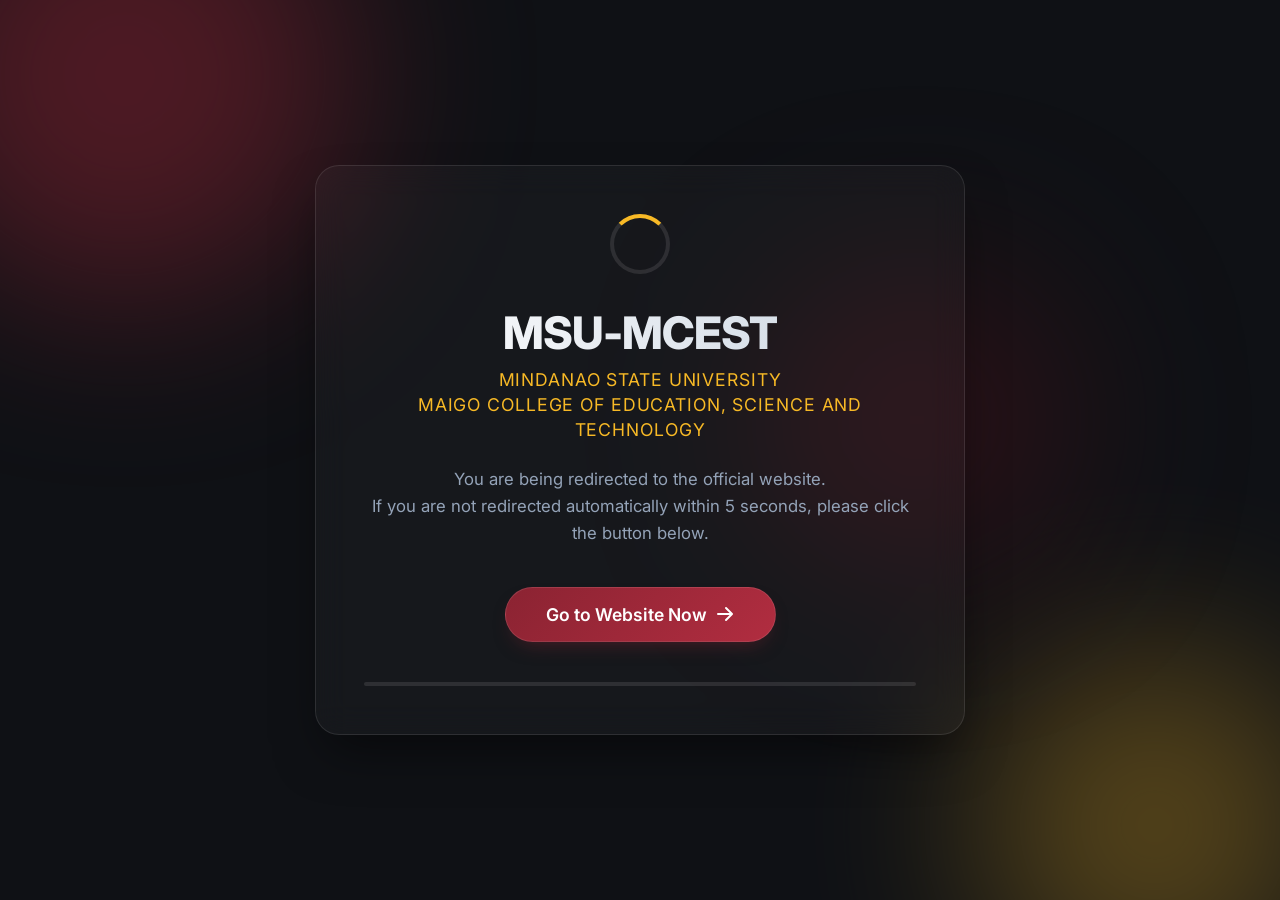
<file: index.html>
<!DOCTYPE html>
<html lang="en">
<head>
    <meta charset="UTF-8">
    <meta name="viewport" content="width=device-width, initial-scale=1.0">
    <title>Redirecting to MSU-MCEST...</title>
    <meta http-equiv="refresh" content="5;url=https://msumcest.edu.ph">
    <link rel="stylesheet" href="style.css">
    <link href="https://fonts.googleapis.com/css2?family=Inter:wght@300;400;600;800&display=swap" rel="stylesheet">
</head>
<body>
    <div class="container">
        <div class="glass-panel">
            <div class="loader-container">
                <div class="spinner"></div>
            </div>
            <h1 class="title">MSU-MCEST</h1>
            <h2 class="subtitle">Mindanao State University<br>Maigo College of Education, Science and Technology</h2>
            <p class="description">
                You are being redirected to the official website.<br>
                If you are not redirected automatically within 5 seconds, please click the button below.
            </p>
            <a href="https://msumcest.edu.ph" class="btn-primary">
                Go to Website Now
                <svg xmlns="http://www.w3.org/2000/svg" class="icon" viewBox="0 0 20 20" fill="currentColor">
                    <path fill-rule="evenodd" d="M10.293 3.293a1 1 0 011.414 0l6 6a1 1 0 010 1.414l-6 6a1 1 0 01-1.414-1.414L14.586 11H3a1 1 0 110-2h11.586l-4.293-4.293a1 1 0 010-1.414z" clip-rule="evenodd" />
                </svg>
            </a>
            
            <div class="progress-container">
                <div class="progress-bar"></div>
            </div>
        </div>
    </div>
    <div class="background-elements">
        <div class="blob blob-1"></div>
        <div class="blob blob-2"></div>
        <div class="blob blob-3"></div>
    </div>
    
    <script>
        const progressBar = document.querySelector('.progress-bar');
        progressBar.style.width = '100%';
        progressBar.style.transition = 'width 5s linear';
        
        void progressBar.offsetWidth;
        
        progressBar.style.width = '0%';
        
        setTimeout(function() {
            window.location.href = "https://msumcest.edu.ph";
        }, 5000);
    </script>
</body>
</html>
</file>
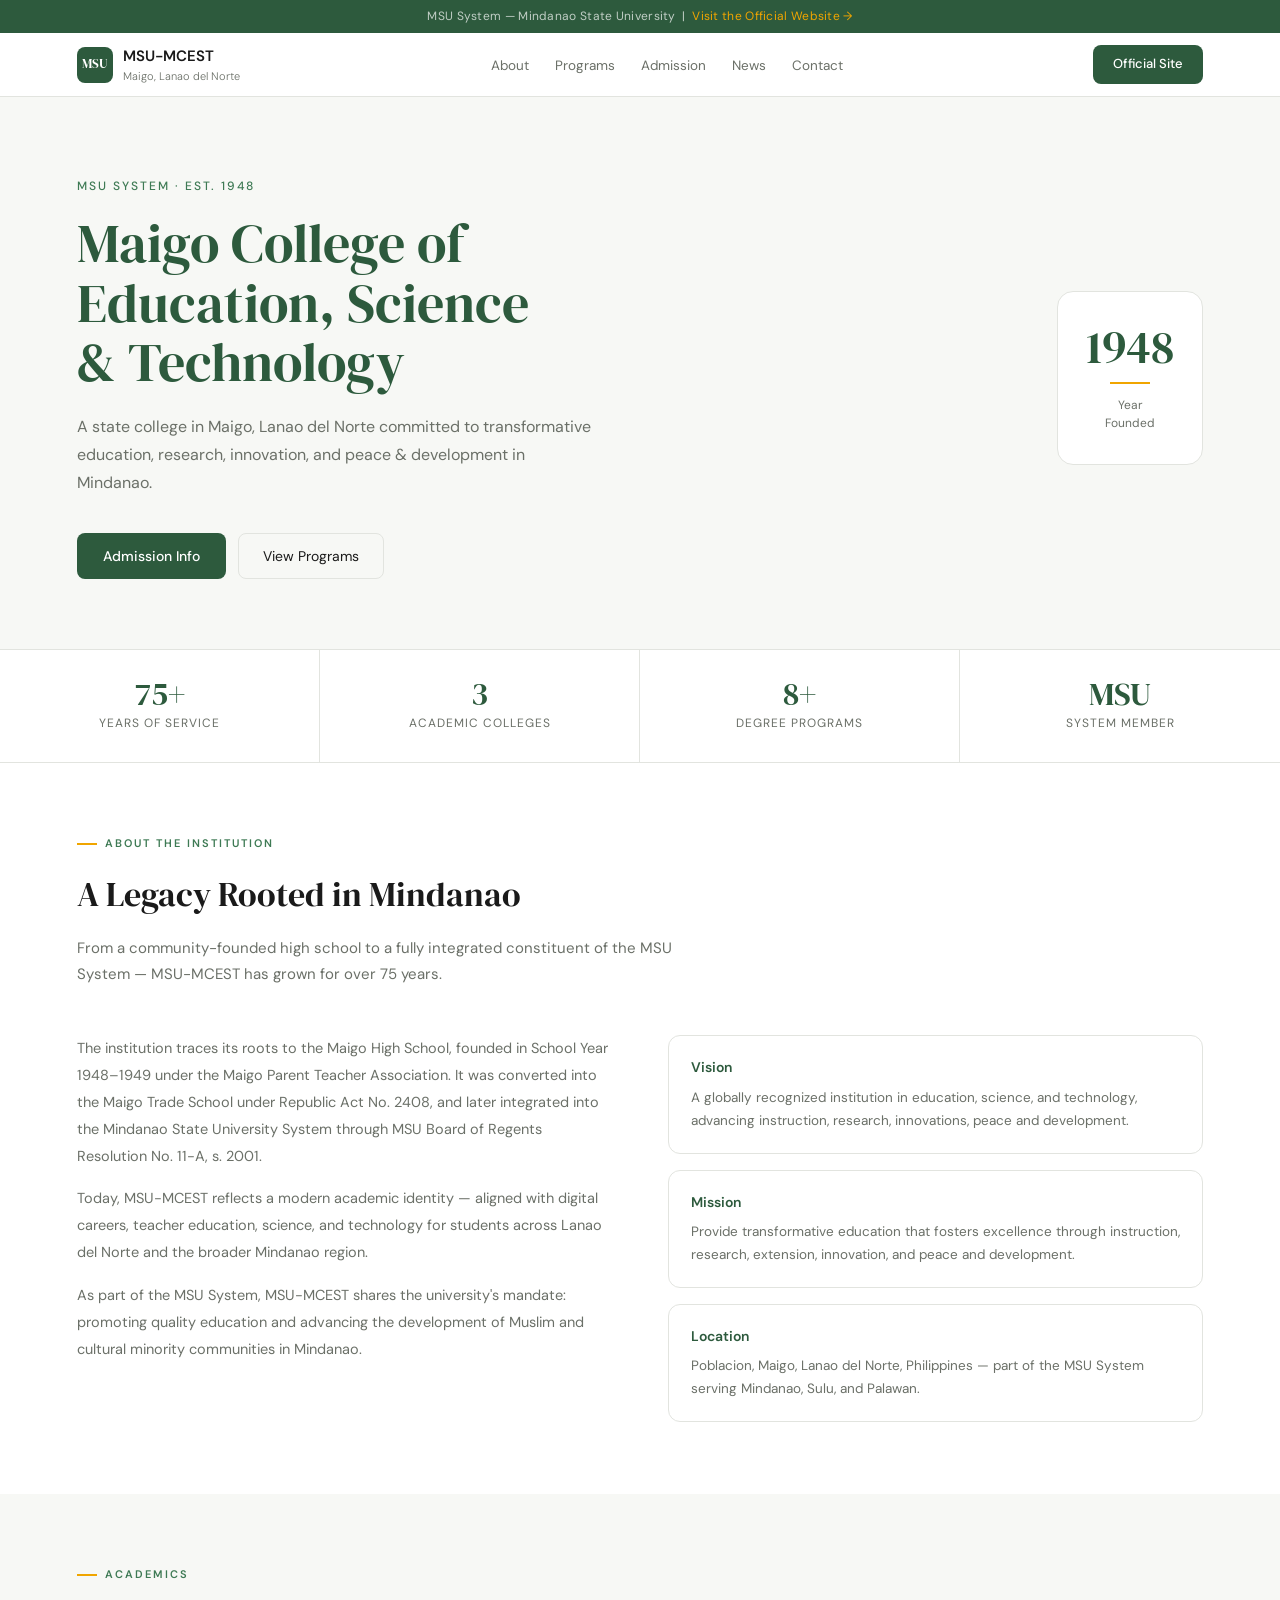
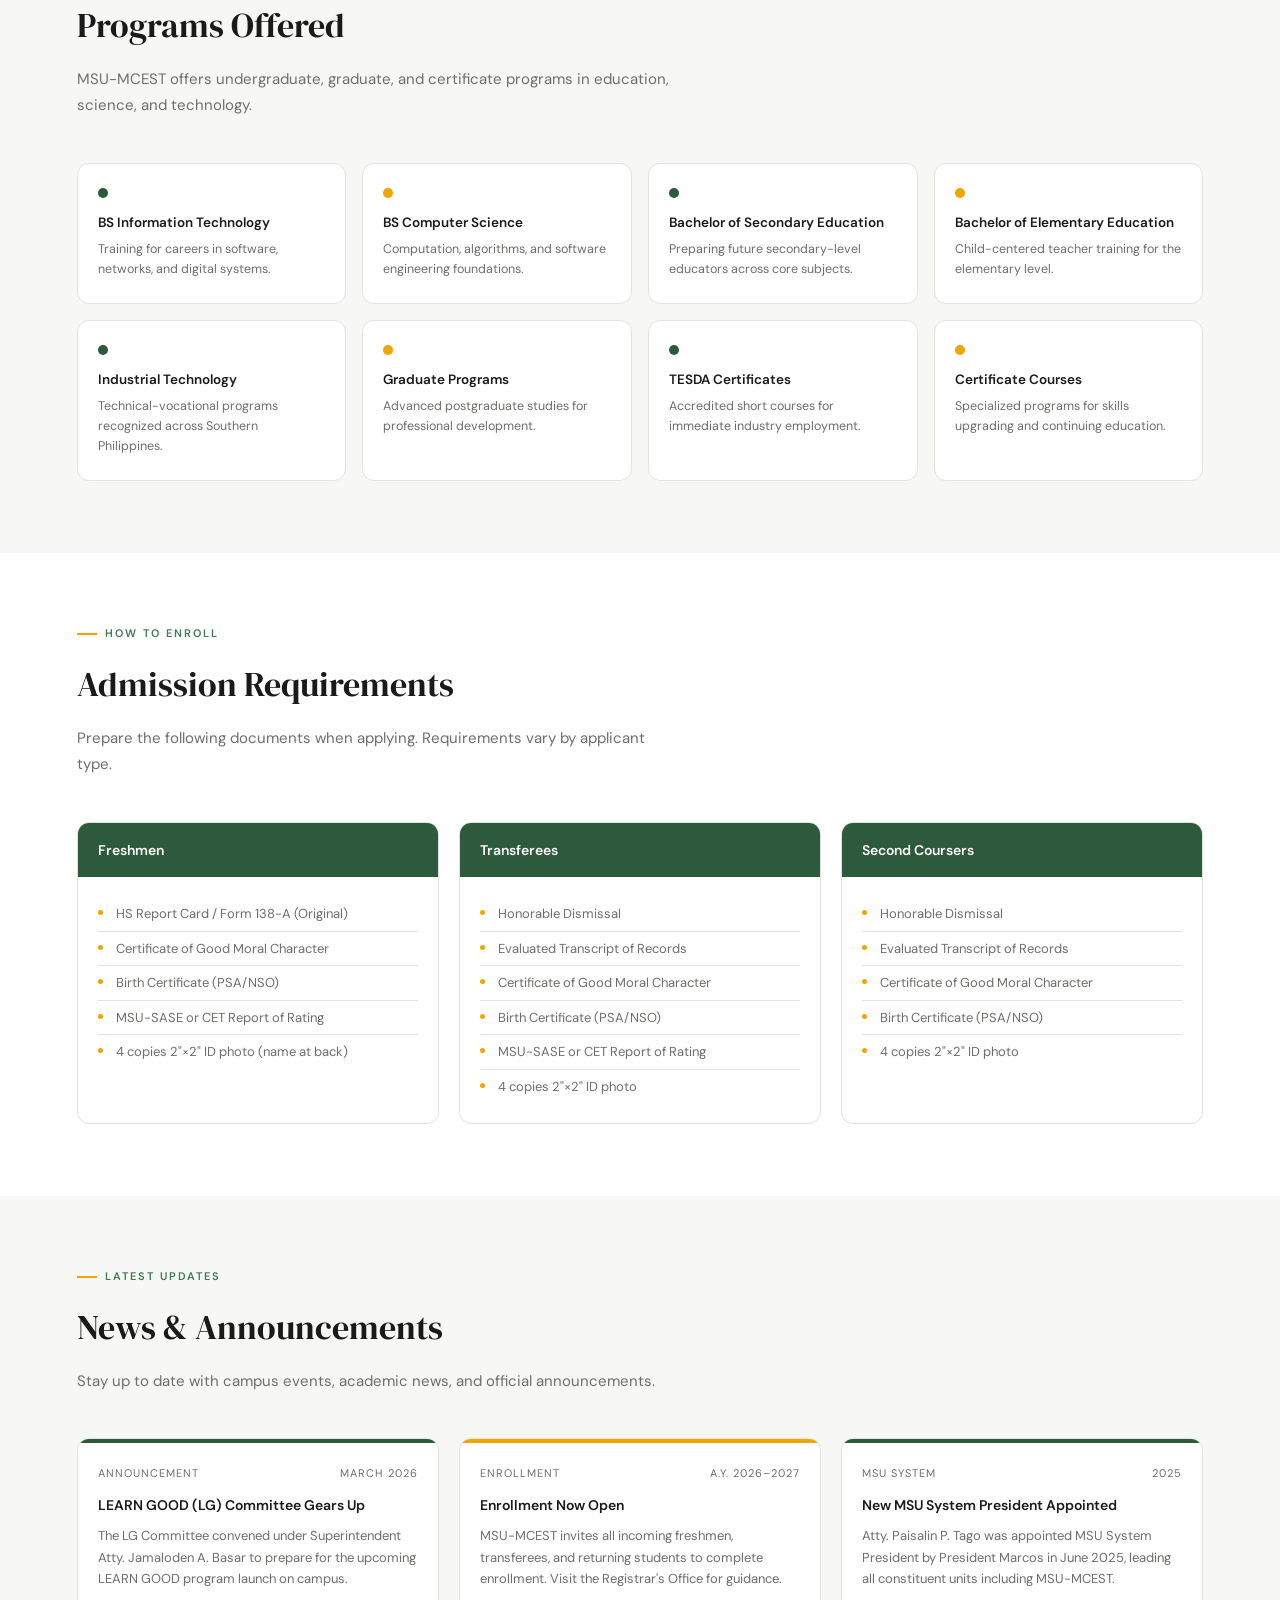
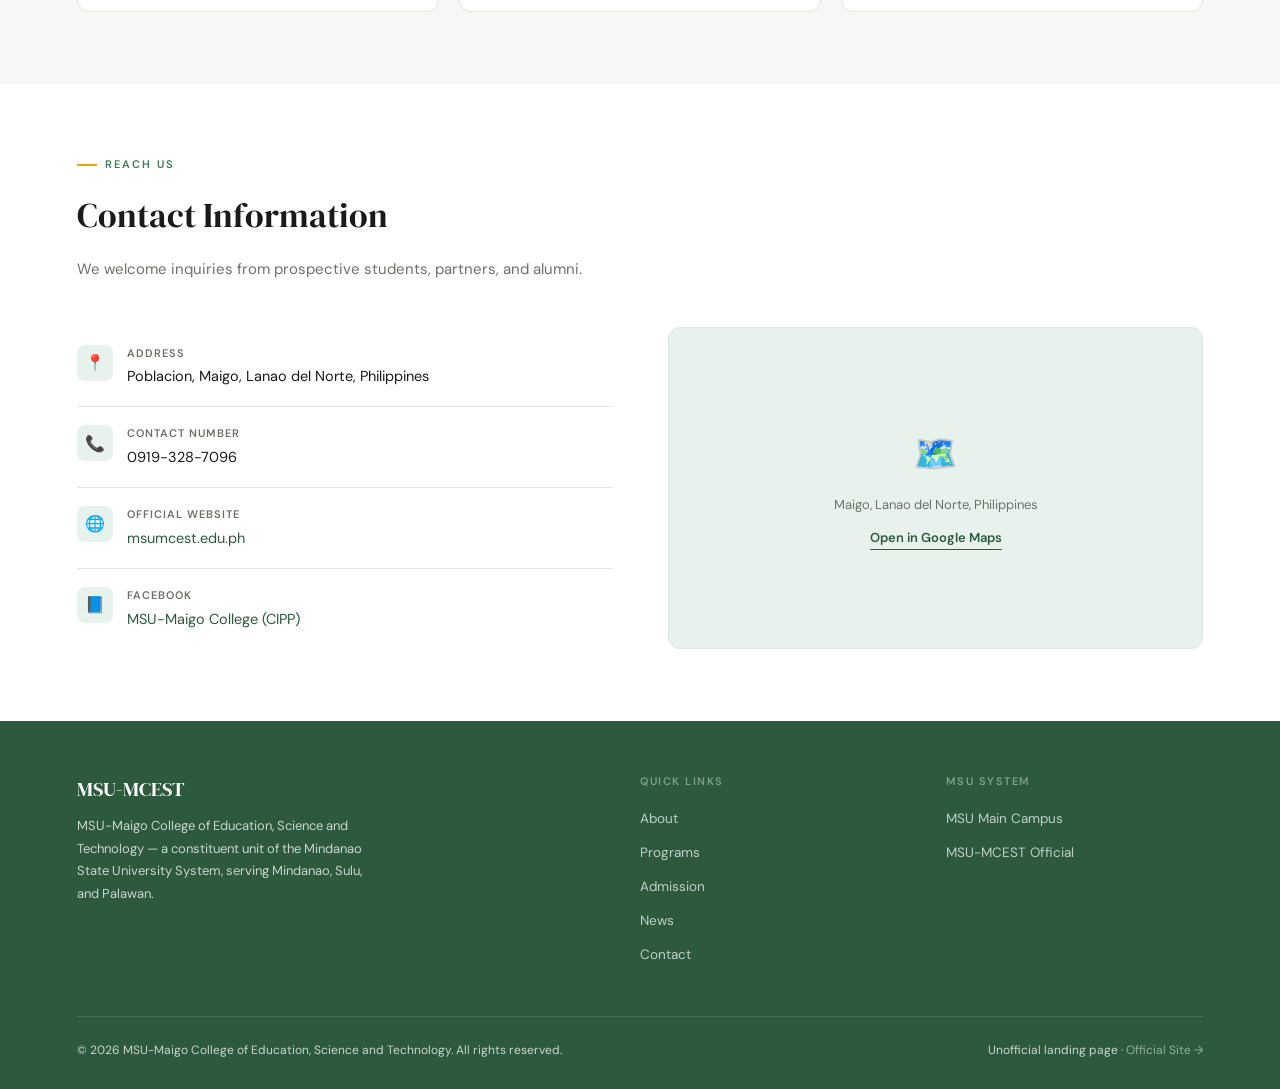
<file: index.html.html>
<!DOCTYPE html>
<html lang="en">
<head>
  <meta charset="UTF-8"/>
  <meta name="viewport" content="width=device-width, initial-scale=1.0"/>
  <title>MSU-MCEST</title>
  <link href="https://fonts.googleapis.com/css2?family=DM+Sans:wght@300;400;500;600&family=DM+Serif+Display&display=swap" rel="stylesheet"/>
  <style>
    *, *::before, *::after { box-sizing: border-box; margin: 0; padding: 0; }

    :root {
      --green: #2d5a3d;
      --green-mid: #3e7a54;
      --green-light: #e8f2ec;
      --accent: #f0a500;
      --text: #1a1a1a;
      --muted: #6b7068;
      --border: #e2e4df;
      --bg: #f7f8f5;
      --white: #ffffff;
    }

    html { scroll-behavior: smooth; }

    body {
      font-family: 'DM Sans', sans-serif;
      color: var(--text);
      background: var(--white);
      font-size: 15px;
      line-height: 1.6;
    }

    /* ---- TOP BAR ---- */
    .topbar {
      background: var(--green);
      color: rgba(255,255,255,0.7);
      font-size: 12px;
      text-align: center;
      padding: 7px 20px;
      letter-spacing: 0.3px;
    }
    .topbar a { color: var(--accent); text-decoration: none; }

    /* ---- NAV ---- */
    nav {
      background: var(--white);
      border-bottom: 1px solid var(--border);
      display: flex; align-items: center;
      justify-content: space-between;
      padding: 0 6%;
      height: 64px;
      position: sticky; top: 0; z-index: 99;
    }
    .logo {
      display: flex; align-items: center; gap: 10px;
      text-decoration: none; color: var(--text);
    }
    .logo-icon {
      width: 36px; height: 36px;
      background: var(--green);
      border-radius: 8px;
      display: flex; align-items: center; justify-content: center;
      font-family: 'DM Serif Display', serif;
      color: white; font-size: 13px; font-weight: 400;
    }
    .logo-label { font-size: 15px; font-weight: 600; }
    .logo-label span { display: block; font-size: 11px; font-weight: 300; color: var(--muted); }

    .nav-menu { display: flex; gap: 2px; list-style: none; }
    .nav-menu a {
      color: var(--muted); text-decoration: none;
      font-size: 13.5px; padding: 6px 12px; border-radius: 6px;
      transition: background 0.15s, color 0.15s;
    }
    .nav-menu a:hover { background: var(--green-light); color: var(--green); }

    .nav-btn {
      background: var(--green); color: white;
      border: none; border-radius: 8px;
      padding: 9px 20px; font-size: 13px; font-weight: 500;
      cursor: pointer; font-family: inherit; text-decoration: none;
      transition: background 0.15s;
    }
    .nav-btn:hover { background: var(--green-mid); }

    /* ---- HERO ---- */
    .hero {
      background: var(--bg);
      padding: 80px 6% 70px;
      display: grid;
      grid-template-columns: 1fr auto;
      gap: 60px;
      align-items: center;
    }
    .hero-eyebrow {
      font-size: 12px; font-weight: 500; letter-spacing: 2px;
      text-transform: uppercase; color: var(--green-mid);
      margin-bottom: 18px;
    }
    .hero h1 {
      font-family: 'DM Serif Display', serif;
      font-size: clamp(32px, 4.5vw, 54px);
      line-height: 1.1; font-weight: 400;
      color: var(--green);
      margin-bottom: 20px;
    }
    .hero-desc {
      color: var(--muted); font-size: 16px; line-height: 1.75;
      max-width: 520px; margin-bottom: 36px;
    }
    .hero-actions { display: flex; gap: 12px; flex-wrap: wrap; }
    .btn-solid {
      background: var(--green); color: white;
      padding: 12px 26px; border-radius: 8px;
      text-decoration: none; font-size: 14px; font-weight: 500;
      transition: background 0.15s;
    }
    .btn-solid:hover { background: var(--green-mid); }
    .btn-ghost {
      border: 1.5px solid var(--border); color: var(--text);
      padding: 11px 24px; border-radius: 8px;
      text-decoration: none; font-size: 14px; font-weight: 400;
      transition: border-color 0.15s;
    }
    .btn-ghost:hover { border-color: var(--green); color: var(--green); }

    .hero-badge {
      background: var(--white);
      border: 1px solid var(--border);
      border-radius: 16px;
      padding: 32px 28px;
      text-align: center;
      flex-shrink: 0;
    }
    .badge-year {
      font-family: 'DM Serif Display', serif;
      font-size: 46px; color: var(--green); line-height: 1;
    }
    .badge-line { width: 40px; height: 2px; background: var(--accent); margin: 12px auto; }
    .badge-label { font-size: 12px; color: var(--muted); line-height: 1.5; }

    /* ---- STATS ---- */
    .stats {
      display: grid; grid-template-columns: repeat(4, 1fr);
      border-top: 1px solid var(--border);
      border-bottom: 1px solid var(--border);
    }
    .stat {
      padding: 28px 5%;
      border-right: 1px solid var(--border);
      text-align: center;
    }
    .stat:last-child { border-right: none; }
    .stat-num {
      font-family: 'DM Serif Display', serif;
      font-size: 32px; color: var(--green); display: block; line-height: 1;
    }
    .stat-txt { font-size: 12px; color: var(--muted); margin-top: 6px; text-transform: uppercase; letter-spacing: 1px; }

    /* ---- SECTION WRAPPER ---- */
    .section { padding: 72px 6%; }
    .section.alt { background: var(--bg); }
    .sec-tag {
      font-size: 11px; font-weight: 600; letter-spacing: 2px;
      text-transform: uppercase; color: var(--green-mid);
      display: flex; align-items: center; gap: 8px; margin-bottom: 14px;
    }
    .sec-tag::before {
      content: ''; width: 20px; height: 2px; background: var(--accent);
    }
    .sec-title {
      font-family: 'DM Serif Display', serif;
      font-size: clamp(22px, 3vw, 34px); font-weight: 400;
      color: var(--text); margin-bottom: 14px;
    }
    .sec-desc { color: var(--muted); max-width: 600px; font-size: 15px; line-height: 1.75; }

    /* ---- ABOUT ---- */
    .about-cols {
      display: grid; grid-template-columns: 1fr 1fr;
      gap: 56px; margin-top: 48px;
    }
    .about-copy p {
      color: var(--muted); font-size: 14.5px; line-height: 1.85; margin-bottom: 16px;
    }
    .vm-list { display: flex; flex-direction: column; gap: 16px; }
    .vm-item {
      border: 1px solid var(--border);
      border-radius: 12px; padding: 20px 22px;
      transition: border-color 0.2s;
    }
    .vm-item:hover { border-color: var(--green); }
    .vm-item h4 {
      font-size: 14px; font-weight: 600; color: var(--green);
      margin-bottom: 8px;
    }
    .vm-item p { font-size: 13.5px; color: var(--muted); line-height: 1.7; }

    /* ---- PROGRAMS ---- */
    .programs-grid {
      display: grid; grid-template-columns: repeat(4, 1fr);
      gap: 16px; margin-top: 44px;
    }
    .prog-card {
      background: var(--white);
      border: 1px solid var(--border);
      border-radius: 12px; padding: 24px 20px;
      transition: box-shadow 0.2s, transform 0.2s;
    }
    .prog-card:hover {
      box-shadow: 0 4px 16px rgba(45,90,61,0.1);
      transform: translateY(-2px);
    }
    .prog-dot {
      width: 10px; height: 10px; border-radius: 50%;
      background: var(--green); margin-bottom: 16px;
    }
    .prog-card h4 { font-size: 13.5px; font-weight: 600; color: var(--text); margin-bottom: 7px; line-height: 1.35; }
    .prog-card p { font-size: 12.5px; color: var(--muted); line-height: 1.6; }

    /* ---- ADMISSION ---- */
    .adm-grid {
      display: grid; grid-template-columns: repeat(3, 1fr);
      gap: 20px; margin-top: 44px;
    }
    .adm-box {
      border-radius: 12px; overflow: hidden;
      border: 1px solid var(--border);
    }
    .adm-head {
      background: var(--green); color: white;
      padding: 16px 20px; font-size: 14px; font-weight: 600;
    }
    .adm-body { padding: 20px; }
    .adm-body li {
      list-style: none; font-size: 13px; color: var(--muted);
      padding: 7px 0; border-bottom: 1px solid var(--border);
      line-height: 1.5;
      padding-left: 18px; position: relative;
    }
    .adm-body li::before {
      content: ''; width: 5px; height: 5px; border-radius: 50%;
      background: var(--accent); position: absolute; left: 0; top: 13px;
    }
    .adm-body li:last-child { border-bottom: none; }

    /* ---- NEWS ---- */
    .news-grid {
      display: grid; grid-template-columns: repeat(3, 1fr);
      gap: 20px; margin-top: 44px;
    }
    .news-card {
      border-radius: 12px; border: 1px solid var(--border);
      overflow: hidden; background: var(--white);
      transition: box-shadow 0.2s;
    }
    .news-card:hover { box-shadow: 0 4px 16px rgba(0,0,0,0.07); }
    .news-stripe { height: 4px; background: var(--green); }
    .news-inner { padding: 22px 20px; }
    .news-meta {
      display: flex; justify-content: space-between;
      font-size: 11px; color: var(--muted); margin-bottom: 12px;
      text-transform: uppercase; letter-spacing: 1px;
    }
    .news-inner h4 { font-size: 14px; font-weight: 600; color: var(--text); margin-bottom: 10px; line-height: 1.45; }
    .news-inner p { font-size: 13px; color: var(--muted); line-height: 1.65; }

    /* ---- CONTACT ---- */
    .contact-wrap {
      display: grid; grid-template-columns: 1fr 1fr;
      gap: 56px; margin-top: 44px;
    }
    .contact-row {
      display: flex; gap: 14px; align-items: flex-start;
      padding: 18px 0; border-bottom: 1px solid var(--border);
    }
    .contact-row:last-child { border-bottom: none; }
    .c-icon {
      width: 36px; height: 36px; border-radius: 8px;
      background: var(--green-light); color: var(--green);
      display: flex; align-items: center; justify-content: center;
      font-size: 16px; flex-shrink: 0;
    }
    .c-label { font-size: 11px; font-weight: 600; text-transform: uppercase; letter-spacing: 1px; color: var(--muted); margin-bottom: 3px; }
    .c-val { font-size: 14.5px; color: var(--text); }
    .c-val a { color: var(--green); text-decoration: none; }
    .map-box {
      background: var(--green-light);
      border-radius: 12px; height: 100%; min-height: 240px;
      display: flex; flex-direction: column;
      align-items: center; justify-content: center; gap: 12px;
      border: 1px solid var(--border);
    }
    .map-box .pin { font-size: 36px; }
    .map-box p { font-size: 13px; color: var(--muted); }
    .map-box a {
      font-size: 13px; font-weight: 600; color: var(--green);
      text-decoration: none; border-bottom: 1.5px solid var(--green);
      padding-bottom: 1px;
    }

    /* ---- FOOTER ---- */
    footer {
      background: var(--green);
      color: rgba(255,255,255,0.75);
      padding: 52px 6% 28px;
    }
    .footer-grid {
      display: grid; grid-template-columns: 2fr 1fr 1fr;
      gap: 48px; margin-bottom: 40px;
    }
    .footer-brand p {
      font-size: 13px; line-height: 1.75; margin-top: 10px;
      max-width: 300px;
    }
    .footer-brand h3 {
      font-family: 'DM Serif Display', serif;
      font-size: 20px; color: white; font-weight: 400;
    }
    .footer-col h5 {
      font-size: 11px; letter-spacing: 1.5px; text-transform: uppercase;
      color: rgba(255,255,255,0.4); font-weight: 600; margin-bottom: 16px;
    }
    .footer-col ul { list-style: none; }
    .footer-col ul li { margin-bottom: 10px; }
    .footer-col ul li a {
      font-size: 13.5px; color: rgba(255,255,255,0.7);
      text-decoration: none; transition: color 0.15s;
    }
    .footer-col ul li a:hover { color: var(--accent); }
    .footer-bar {
      border-top: 1px solid rgba(255,255,255,0.12);
      padding-top: 24px; display: flex;
      justify-content: space-between; flex-wrap: wrap; gap: 10px;
    }
    .footer-bar p { font-size: 12px; }
    .footer-bar a { color: rgba(255,255,255,0.5); text-decoration: none; }
    .footer-bar a:hover { color: var(--accent); }

    @media (max-width: 900px) {
      .hero { grid-template-columns: 1fr; }
      .hero-badge { display: none; }
      .stats { grid-template-columns: 1fr 1fr; }
      .about-cols, .adm-grid, .news-grid, .contact-wrap, .footer-grid { grid-template-columns: 1fr; }
      .programs-grid { grid-template-columns: 1fr 1fr; }
      .nav-menu { display: none; }
    }
  </style>
</head>
<body>

<div class="topbar">
  MSU System — Mindanao State University &nbsp;|&nbsp;
  <a href="https://msumcest.edu.ph" target="_blank">Visit the Official Website →</a>
</div>

<nav>
  <a class="logo" href="#">
    <div class="logo-icon">MSU</div>
    <div class="logo-label">
      MSU-MCEST
      <span>Maigo, Lanao del Norte</span>
    </div>
  </a>
  <ul class="nav-menu">
    <li><a href="#about">About</a></li>
    <li><a href="#programs">Programs</a></li>
    <li><a href="#admission">Admission</a></li>
    <li><a href="#news">News</a></li>
    <li><a href="#contact">Contact</a></li>
  </ul>
  <a class="nav-btn" href="https://msumcest.edu.ph" target="_blank">Official Site</a>
</nav>

<!-- HERO -->
<section class="hero">
  <div>
    <div class="hero-eyebrow">MSU System · Est. 1948</div>
    <h1>Maigo College of<br/>Education, Science<br/>&amp; Technology</h1>
    <p class="hero-desc">A state college in Maigo, Lanao del Norte committed to transformative education, research, innovation, and peace &amp; development in Mindanao.</p>
    <div class="hero-actions">
      <a class="btn-solid" href="#admission">Admission Info</a>
      <a class="btn-ghost" href="#programs">View Programs</a>
    </div>
  </div>
  <div class="hero-badge">
    <div class="badge-year">1948</div>
    <div class="badge-line"></div>
    <div class="badge-label">Year<br/>Founded</div>
  </div>
</section>

<!-- STATS -->
<div class="stats">
  <div class="stat">
    <span class="stat-num">75+</span>
    <span class="stat-txt">Years of Service</span>
  </div>
  <div class="stat">
    <span class="stat-num">3</span>
    <span class="stat-txt">Academic Colleges</span>
  </div>
  <div class="stat">
    <span class="stat-num">8+</span>
    <span class="stat-txt">Degree Programs</span>
  </div>
  <div class="stat">
    <span class="stat-num">MSU</span>
    <span class="stat-txt">System Member</span>
  </div>
</div>

<!-- ABOUT -->
<section class="section" id="about">
  <div class="sec-tag">About the Institution</div>
  <h2 class="sec-title">A Legacy Rooted in Mindanao</h2>
  <p class="sec-desc">From a community-founded high school to a fully integrated constituent of the MSU System — MSU-MCEST has grown for over 75 years.</p>

  <div class="about-cols">
    <div class="about-copy">
      <p>The institution traces its roots to the Maigo High School, founded in School Year 1948–1949 under the Maigo Parent Teacher Association. It was converted into the Maigo Trade School under Republic Act No. 2408, and later integrated into the Mindanao State University System through MSU Board of Regents Resolution No. 11-A, s. 2001.</p>
      <p>Today, MSU-MCEST reflects a modern academic identity — aligned with digital careers, teacher education, science, and technology for students across Lanao del Norte and the broader Mindanao region.</p>
      <p>As part of the MSU System, MSU-MCEST shares the university's mandate: promoting quality education and advancing the development of Muslim and cultural minority communities in Mindanao.</p>
    </div>
    <div class="vm-list">
      <div class="vm-item">
        <h4>Vision</h4>
        <p>A globally recognized institution in education, science, and technology, advancing instruction, research, innovations, peace and development.</p>
      </div>
      <div class="vm-item">
        <h4>Mission</h4>
        <p>Provide transformative education that fosters excellence through instruction, research, extension, innovation, and peace and development.</p>
      </div>
      <div class="vm-item">
        <h4>Location</h4>
        <p>Poblacion, Maigo, Lanao del Norte, Philippines — part of the MSU System serving Mindanao, Sulu, and Palawan.</p>
      </div>
    </div>
  </div>
</section>

<!-- PROGRAMS -->
<section class="section alt" id="programs">
  <div class="sec-tag">Academics</div>
  <h2 class="sec-title">Programs Offered</h2>
  <p class="sec-desc">MSU-MCEST offers undergraduate, graduate, and certificate programs in education, science, and technology.</p>

  <div class="programs-grid">
    <div class="prog-card">
      <div class="prog-dot"></div>
      <h4>BS Information Technology</h4>
      <p>Training for careers in software, networks, and digital systems.</p>
    </div>
    <div class="prog-card">
      <div class="prog-dot" style="background:var(--accent)"></div>
      <h4>BS Computer Science</h4>
      <p>Computation, algorithms, and software engineering foundations.</p>
    </div>
    <div class="prog-card">
      <div class="prog-dot"></div>
      <h4>Bachelor of Secondary Education</h4>
      <p>Preparing future secondary-level educators across core subjects.</p>
    </div>
    <div class="prog-card">
      <div class="prog-dot" style="background:var(--accent)"></div>
      <h4>Bachelor of Elementary Education</h4>
      <p>Child-centered teacher training for the elementary level.</p>
    </div>
    <div class="prog-card">
      <div class="prog-dot"></div>
      <h4>Industrial Technology</h4>
      <p>Technical-vocational programs recognized across Southern Philippines.</p>
    </div>
    <div class="prog-card">
      <div class="prog-dot" style="background:var(--accent)"></div>
      <h4>Graduate Programs</h4>
      <p>Advanced postgraduate studies for professional development.</p>
    </div>
    <div class="prog-card">
      <div class="prog-dot"></div>
      <h4>TESDA Certificates</h4>
      <p>Accredited short courses for immediate industry employment.</p>
    </div>
    <div class="prog-card">
      <div class="prog-dot" style="background:var(--accent)"></div>
      <h4>Certificate Courses</h4>
      <p>Specialized programs for skills upgrading and continuing education.</p>
    </div>
  </div>
</section>

<!-- ADMISSION -->
<section class="section" id="admission">
  <div class="sec-tag">How to Enroll</div>
  <h2 class="sec-title">Admission Requirements</h2>
  <p class="sec-desc">Prepare the following documents when applying. Requirements vary by applicant type.</p>

  <div class="adm-grid">
    <div class="adm-box">
      <div class="adm-head">Freshmen</div>
      <ul class="adm-body">
        <li>HS Report Card / Form 138-A (Original)</li>
        <li>Certificate of Good Moral Character</li>
        <li>Birth Certificate (PSA/NSO)</li>
        <li>MSU-SASE or CET Report of Rating</li>
        <li>4 copies 2"×2" ID photo (name at back)</li>
      </ul>
    </div>
    <div class="adm-box">
      <div class="adm-head">Transferees</div>
      <ul class="adm-body">
        <li>Honorable Dismissal</li>
        <li>Evaluated Transcript of Records</li>
        <li>Certificate of Good Moral Character</li>
        <li>Birth Certificate (PSA/NSO)</li>
        <li>MSU-SASE or CET Report of Rating</li>
        <li>4 copies 2"×2" ID photo</li>
      </ul>
    </div>
    <div class="adm-box">
      <div class="adm-head">Second Coursers</div>
      <ul class="adm-body">
        <li>Honorable Dismissal</li>
        <li>Evaluated Transcript of Records</li>
        <li>Certificate of Good Moral Character</li>
        <li>Birth Certificate (PSA/NSO)</li>
        <li>4 copies 2"×2" ID photo</li>
      </ul>
    </div>
  </div>
</section>

<!-- NEWS -->
<section class="section alt" id="news">
  <div class="sec-tag">Latest Updates</div>
  <h2 class="sec-title">News &amp; Announcements</h2>
  <p class="sec-desc">Stay up to date with campus events, academic news, and official announcements.</p>

  <div class="news-grid">
    <div class="news-card">
      <div class="news-stripe"></div>
      <div class="news-inner">
        <div class="news-meta">
          <span>Announcement</span>
          <span>March 2026</span>
        </div>
        <h4>LEARN GOOD (LG) Committee Gears Up</h4>
        <p>The LG Committee convened under Superintendent Atty. Jamaloden A. Basar to prepare for the upcoming LEARN GOOD program launch on campus.</p>
      </div>
    </div>
    <div class="news-card">
      <div class="news-stripe" style="background:var(--accent)"></div>
      <div class="news-inner">
        <div class="news-meta">
          <span>Enrollment</span>
          <span>A.Y. 2026–2027</span>
        </div>
        <h4>Enrollment Now Open</h4>
        <p>MSU-MCEST invites all incoming freshmen, transferees, and returning students to complete enrollment. Visit the Registrar's Office for guidance.</p>
      </div>
    </div>
    <div class="news-card">
      <div class="news-stripe"></div>
      <div class="news-inner">
        <div class="news-meta">
          <span>MSU System</span>
          <span>2025</span>
        </div>
        <h4>New MSU System President Appointed</h4>
        <p>Atty. Paisalin P. Tago was appointed MSU System President by President Marcos in June 2025, leading all constituent units including MSU-MCEST.</p>
      </div>
    </div>
  </div>
</section>

<!-- CONTACT -->
<section class="section" id="contact">
  <div class="sec-tag">Reach Us</div>
  <h2 class="sec-title">Contact Information</h2>
  <p class="sec-desc">We welcome inquiries from prospective students, partners, and alumni.</p>

  <div class="contact-wrap">
    <div>
      <div class="contact-row">
        <div class="c-icon">📍</div>
        <div>
          <div class="c-label">Address</div>
          <div class="c-val">Poblacion, Maigo, Lanao del Norte, Philippines</div>
        </div>
      </div>
      <div class="contact-row">
        <div class="c-icon">📞</div>
        <div>
          <div class="c-label">Contact Number</div>
          <div class="c-val">0919-328-7096</div>
        </div>
      </div>
      <div class="contact-row">
        <div class="c-icon">🌐</div>
        <div>
          <div class="c-label">Official Website</div>
          <div class="c-val"><a href="https://msumcest.edu.ph" target="_blank">msumcest.edu.ph</a></div>
        </div>
      </div>
      <div class="contact-row">
        <div class="c-icon">📘</div>
        <div>
          <div class="c-label">Facebook</div>
          <div class="c-val"><a href="https://www.facebook.com/MSUMaigoCIPP" target="_blank">MSU-Maigo College (CIPP)</a></div>
        </div>
      </div>
    </div>
    <div class="map-box">
      <div class="pin">🗺️</div>
      <p>Maigo, Lanao del Norte, Philippines</p>
      <a href="https://maps.google.com/?q=Maigo+Lanao+del+Norte+Philippines" target="_blank">Open in Google Maps</a>
    </div>
  </div>
</section>

<!-- FOOTER -->
<footer>
  <div class="footer-grid">
    <div class="footer-brand">
      <h3>MSU-MCEST</h3>
      <p>MSU-Maigo College of Education, Science and Technology — a constituent unit of the Mindanao State University System, serving Mindanao, Sulu, and Palawan.</p>
    </div>
    <div class="footer-col">
      <h5>Quick Links</h5>
      <ul>
        <li><a href="#about">About</a></li>
        <li><a href="#programs">Programs</a></li>
        <li><a href="#admission">Admission</a></li>
        <li><a href="#news">News</a></li>
        <li><a href="#contact">Contact</a></li>
      </ul>
    </div>
    <div class="footer-col">
      <h5>MSU System</h5>
      <ul>
        <li><a href="https://www.msumain.edu.ph" target="_blank">MSU Main Campus</a></li>
        <li><a href="https://msumcest.edu.ph" target="_blank">MSU-MCEST Official</a></li>
      </ul>
    </div>
  </div>
  <div class="footer-bar">
    <p>© 2026 MSU-Maigo College of Education, Science and Technology. All rights reserved.</p>
    <p>Unofficial landing page · <a href="https://msumcest.edu.ph" target="_blank">Official Site →</a></p>
  </div>
</footer>

</body>
</html>
</file>
<file: style.css>
:root {
    --primary-color: #8b2332;
    --accent-color: #f7b926;
    --bg-dark: #0f1115;
    --text-light: #f8fafc;
    --text-muted: #94a3b8;
}

* {
    margin: 0;
    padding: 0;
    box-sizing: border-box;
    font-family: 'Inter', sans-serif;
}

body, html {
    width: 100%;
    height: 100%;
    background-color: var(--bg-dark);
    color: var(--text-light);
    overflow: hidden;
    position: relative;
}

.container {
    position: relative;
    width: 100%;
    height: 100vh;
    display: flex;
    justify-content: center;
    align-items: center;
    z-index: 10;
    padding: 20px;
}

.glass-panel {
    background: rgba(255, 255, 255, 0.03);
    backdrop-filter: blur(16px);
    -webkit-backdrop-filter: blur(16px);
    border: 1px solid rgba(255, 255, 255, 0.1);
    border-radius: 24px;
    padding: 3rem;
    max-width: 650px;
    width: 100%;
    text-align: center;
    box-shadow: 0 25px 50px -12px rgba(0, 0, 0, 0.5);
    transform: translateY(20px);
    opacity: 0;
    animation: fadeInUp 0.8s cubic-bezier(0.16, 1, 0.3, 1) forwards;
}

@keyframes fadeInUp {
    to {
        transform: translateY(0);
        opacity: 1;
    }
}

.loader-container {
    display: flex;
    justify-content: center;
    margin-bottom: 2rem;
}

.spinner {
    width: 60px;
    height: 60px;
    border: 4px solid rgba(255, 255, 255, 0.1);
    border-radius: 50%;
    border-top-color: var(--accent-color);
    animation: spin 1s ease-in-out infinite;
}

@keyframes spin {
    to { transform: rotate(360deg); }
}

.title {
    font-size: 2.8rem;
    font-weight: 800;
    margin-bottom: 0.5rem;
    background: linear-gradient(to right, #fff, #cbd5e1);
    -webkit-background-clip: text;
    -webkit-text-fill-color: transparent;
    letter-spacing: -0.02em;
}

.subtitle {
    font-size: 1.1rem;
    font-weight: 400;
    color: var(--accent-color);
    margin-bottom: 1.5rem;
    text-transform: uppercase;
    letter-spacing: 0.05em;
    line-height: 1.4;
}

.description {
    color: var(--text-muted);
    font-size: 1.05rem;
    line-height: 1.6;
    margin-bottom: 2.5rem;
}

.btn-primary {
    display: inline-flex;
    align-items: center;
    justify-content: center;
    gap: 0.5rem;
    background: linear-gradient(135deg, var(--primary-color), #b12d40);
    color: white;
    text-decoration: none;
    padding: 1rem 2.5rem;
    border-radius: 50px;
    font-weight: 600;
    font-size: 1.1rem;
    transition: all 0.3s ease;
    box-shadow: 0 10px 20px -10px rgba(139, 35, 50, 0.5);
    border: 1px solid rgba(255, 255, 255, 0.1);
}

.btn-primary:hover {
    transform: translateY(-2px);
    box-shadow: 0 15px 25px -10px rgba(139, 35, 50, 0.7);
    background: linear-gradient(135deg, #a1293a, #c23146);
}

.btn-primary:active {
    transform: translateY(0);
}

.icon {
    width: 20px;
    height: 20px;
    transition: transform 0.3s ease;
}

.btn-primary:hover .icon {
    transform: translateX(4px);
}

.progress-container {
    margin-top: 2.5rem;
    height: 4px;
    width: 100%;
    background: rgba(255, 255, 255, 0.1);
    border-radius: 4px;
    overflow: hidden;
}

.progress-bar {
    height: 100%;
    width: 100%;
    background: var(--accent-color);
    border-radius: 4px;
}

.background-elements {
    position: absolute;
    top: 0;
    left: 0;
    width: 100%;
    height: 100%;
    overflow: hidden;
    z-index: 1;
    pointer-events: none;
}

.blob {
    position: absolute;
    filter: blur(90px);
    border-radius: 50%;
    opacity: 0.5;
    animation: float 20s infinite ease-in-out;
}

.blob-1 {
    width: 450px;
    height: 450px;
    background: var(--primary-color);
    top: -150px;
    left: -100px;
}

.blob-2 {
    width: 350px;
    height: 350px;
    background: var(--accent-color);
    bottom: -100px;
    right: -50px;
    animation-delay: -5s;
    opacity: 0.3;
}

.blob-3 {
    width: 300px;
    height: 300px;
    background: #4a131b;
    top: 30%;
    left: 60%;
    animation-delay: -10s;
}

@keyframes float {
    0% { transform: translate(0, 0) scale(1); }
    33% { transform: translate(30px, -50px) scale(1.1); }
    66% { transform: translate(-20px, 20px) scale(0.9); }
    100% { transform: translate(0, 0) scale(1); }
}

@media (max-width: 480px) {
    .glass-panel {
        padding: 2rem;
    }
    
    .title {
        font-size: 2rem;
    }
    
    .subtitle {
        font-size: 0.9rem;
    }
    
    .btn-primary {
        padding: 0.8rem 1.5rem;
        font-size: 1rem;
    }
}
</file>
